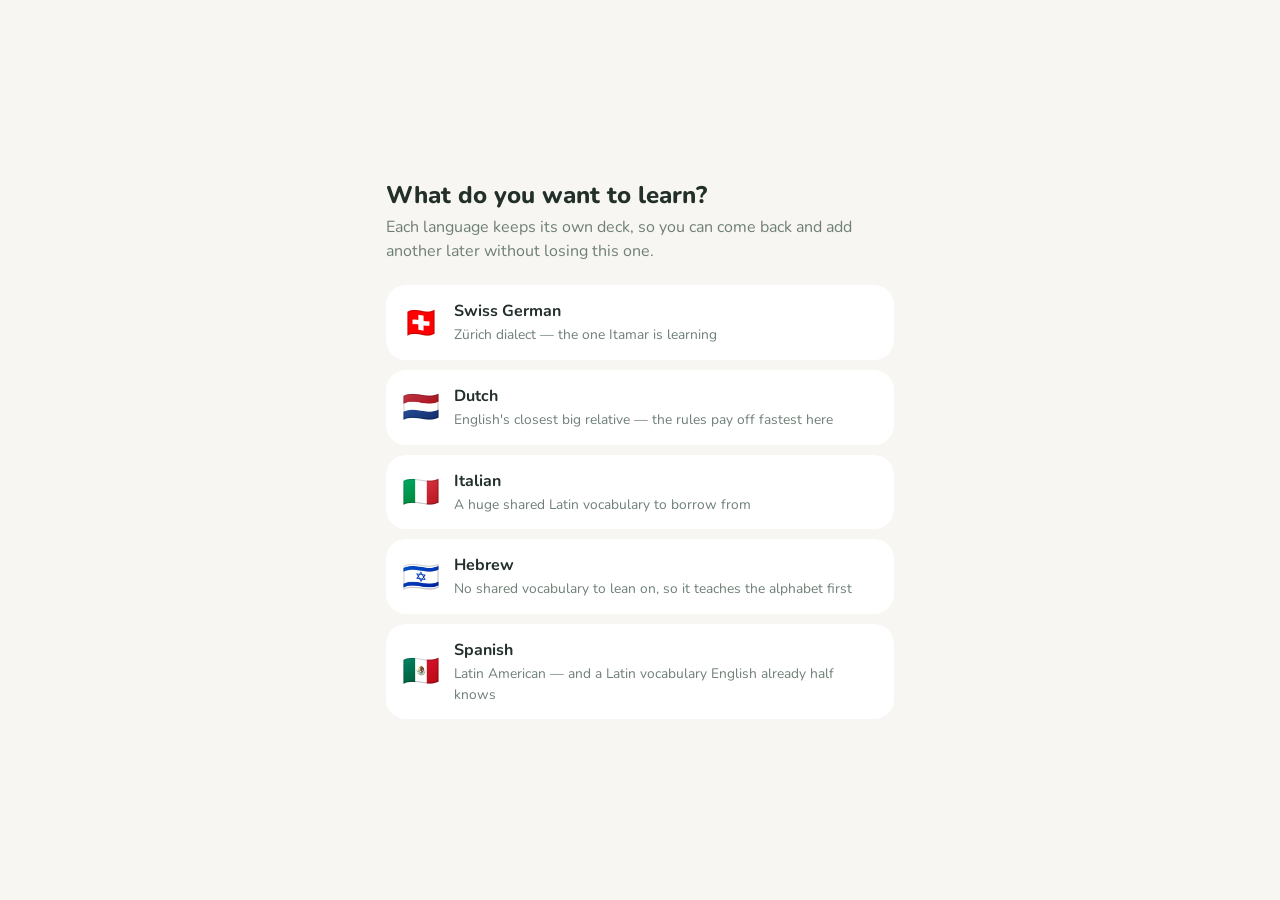
<file: index.html>
<!DOCTYPE html>
<html lang="en">
<head>
<meta charset="utf-8">
<!-- viewport-fit=cover so the safe-area insets work on a notched iPhone. -->
<meta name="viewport" content="width=device-width, initial-scale=1, viewport-fit=cover">
<!-- Replaced by app.js once the language is known; this is the pre-pick title. -->
<title>Grüezi — learn a language the thinking way</title>
<meta name="description" content="Swiss German, Dutch, Italian or Hebrew the Language Transfer way: work it out yourself, then check.">
<meta name="theme-color" content="#f7f6f2">

<!-- Installing to the home screen: Android reads the manifest, iOS reads these. -->
<link rel="manifest" href="manifest.webmanifest">
<link rel="apple-touch-icon" href="icons/apple-touch-icon.png">
<link rel="icon" href="icons/favicon-64.png" sizes="64x64">
<meta name="apple-mobile-web-app-capable" content="yes">
<meta name="apple-mobile-web-app-status-bar-style" content="default">
<meta name="apple-mobile-web-app-title" content="Grüezi">
<meta name="mobile-web-app-capable" content="yes">

<link rel="preload" href="assets/fonts/nunito-var.woff2" as="font" type="font/woff2" crossorigin>
<link rel="stylesheet" href="app.css">
</head>
<body>

<!-- The shell is rendered by app.js; this is what shows while it loads. -->
<div id="app">
  <div class="empty" style="margin:auto">
    <p class="muted">Loading…</p>
  </div>
</div>

<noscript>
  <div class="empty" style="margin:auto">
    <h3>JavaScript is off</h3>
    <p class="muted">This keeps your deck in the browser, so it needs JavaScript to run.</p>
  </div>
</noscript>

<script type="module" src="js/app.js"></script>
</body>
</html>
</file>
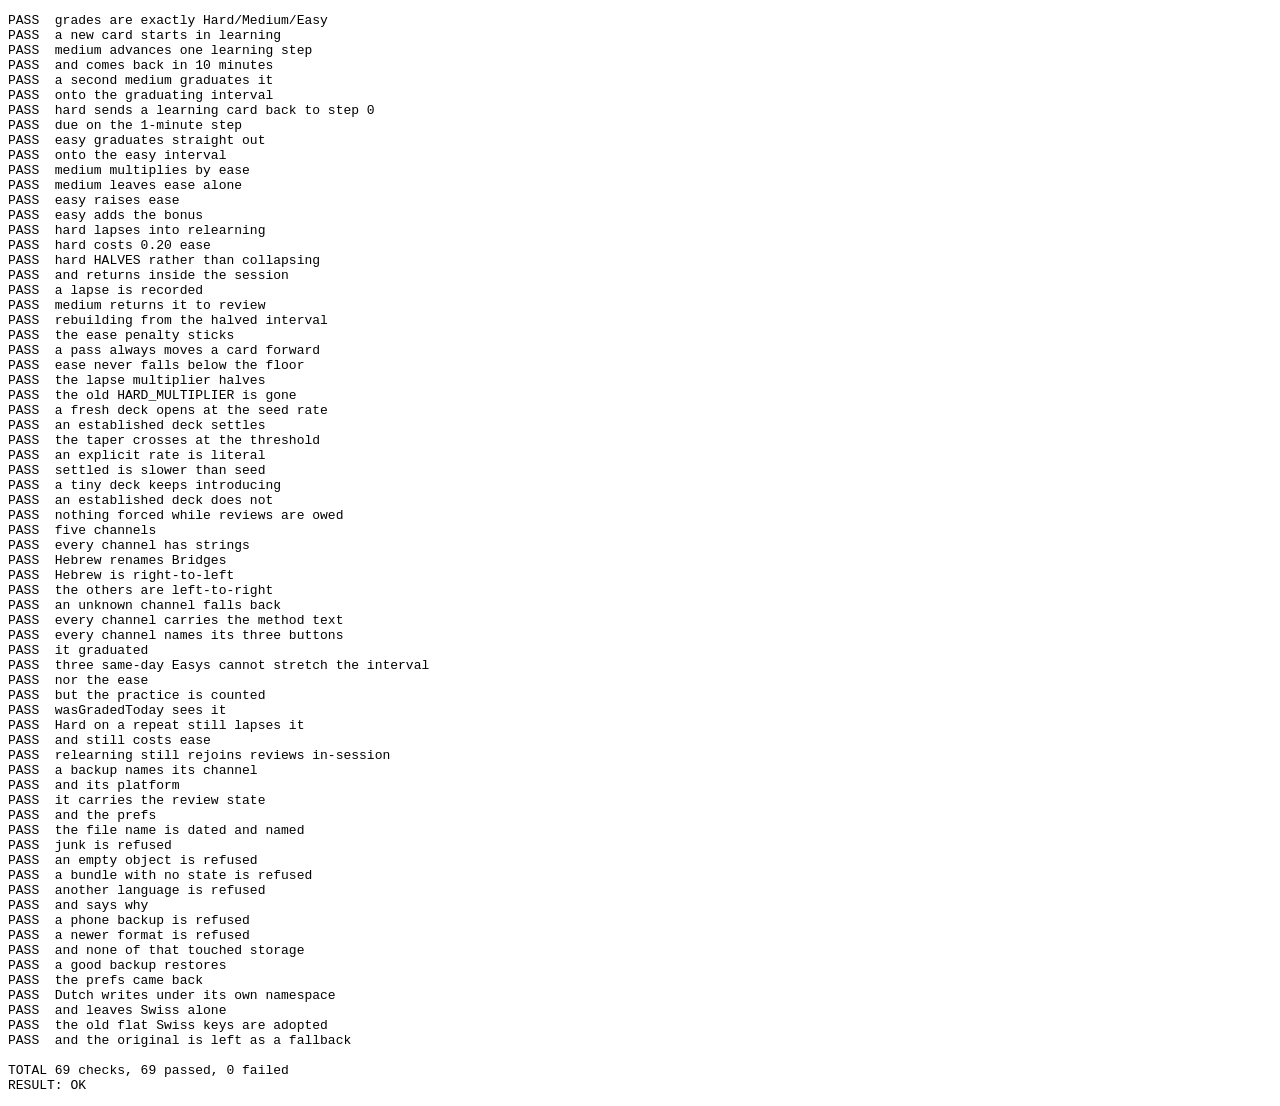
<file: selftest.html>
<!DOCTYPE html>
<html lang="en">
<head>
<meta charset="utf-8">
<title>Grüezi web self-test</title>
</head>
<body>
<pre id="out">running…</pre>
<script type="module">
/*
 * The web app's scheduler is a port of Srs.kt, and a port can drift silently —
 * the Kotlin side has SrsTest on the JVM, and this is the browser's half of that
 * bargain. Open it in a browser, or run it headless:
 *
 *   python3 -m http.server 8000 --directory web
 *   google-chrome --headless --dump-dom http://localhost:8000/selftest.html
 *
 * It prints PASS/FAIL lines and a final tally into the page, so a headless DOM
 * dump is enough to see the result. No test framework, because pulling one in
 * would mean a build step for an app that deliberately has none.
 */
import * as srs from './js/srs.js';
import { LANGUAGES, CHANNELS, langFor, isChannel, DEFAULT_CHANNEL } from './js/lang.js';
import * as pace from './js/pace.js';

const lines = [];
let pass = 0, fail = 0;

function ok(name, cond, detail = '') {
  if (cond) { pass++; lines.push('PASS  ' + name); }
  else { fail++; lines.push('FAIL  ' + name + (detail ? '  — ' + detail : '')); }
}
function eq(name, actual, expected) {
  ok(name, Object.is(actual, expected) || JSON.stringify(actual) === JSON.stringify(expected),
     `expected ${JSON.stringify(expected)}, got ${JSON.stringify(actual)}`);
}

// --- srs.js: three grades, matching SrsTest.kt -----------------------------
const dayStart = 28000 * 1440;
const now = dayStart + 600;
const fixed = () => 0.5;                       // pin the fuzz
const g = (card, grade, at = now) => srs.grade(card, grade, at, dayStart, fixed);
const graduated = (interval, ease = srs.STARTING_EASE) =>
  ({ ...srs.newCard(), phase: srs.Phase.REVIEW, intervalDays: interval, ease, reps: 3 });

eq('grades are exactly Hard/Medium/Easy', Object.keys(srs.Grade), ['HARD', 'MEDIUM', 'EASY']);

let c = srs.newCard();
eq('a new card starts in learning', c.phase, srs.Phase.LEARNING);

c = g(srs.newCard(), srs.Grade.MEDIUM);
eq('medium advances one learning step', c.step, 1);
eq('and comes back in 10 minutes', c.due, now + 10);

c = g(c, srs.Grade.MEDIUM, now + 10);
eq('a second medium graduates it', c.phase, srs.Phase.REVIEW);
eq('onto the graduating interval', c.intervalDays, srs.GRADUATING_INTERVAL);

c = g(g(srs.newCard(), srs.Grade.MEDIUM), srs.Grade.HARD, now + 10);
eq('hard sends a learning card back to step 0', c.step, 0);
eq('due on the 1-minute step', c.due, now + 10 + 1);

c = g(srs.newCard(), srs.Grade.EASY);
eq('easy graduates straight out', c.phase, srs.Phase.REVIEW);
eq('onto the easy interval', c.intervalDays, srs.EASY_INTERVAL);

c = g(graduated(10), srs.Grade.MEDIUM);
eq('medium multiplies by ease', c.intervalDays, 25);
eq('medium leaves ease alone', c.ease, 2500);

c = g(graduated(10), srs.Grade.EASY);
eq('easy raises ease', c.ease, 2650);
eq('easy adds the bonus', c.intervalDays, 34);

// The soft lapse — the whole point of the three-button design.
c = g(graduated(30), srs.Grade.HARD);
eq('hard lapses into relearning', c.phase, srs.Phase.RELEARNING);
eq('hard costs 0.20 ease', c.ease, 2300);
eq('hard HALVES rather than collapsing', c.intervalDays, 15);
eq('and returns inside the session', c.due, now + 10);
eq('a lapse is recorded', c.lapses, 1);

const back = g(c, srs.Grade.MEDIUM, now + 10);
eq('medium returns it to review', back.phase, srs.Phase.REVIEW);
eq('rebuilding from the halved interval', back.intervalDays, 15);
eq('the ease penalty sticks', back.ease, 2300);

c = g(graduated(1, srs.MIN_EASE), srs.Grade.MEDIUM);
ok('a pass always moves a card forward', c.intervalDays > 1, `got ${c.intervalDays}`);

let floor = graduated(10, 1400);
for (let i = 0; i < 5; i++) {
  floor = g(floor, srs.Grade.HARD);
  floor = g(floor, srs.Grade.MEDIUM, now + 10);
}
eq('ease never falls below the floor', floor.ease, srs.MIN_EASE);

eq('the lapse multiplier halves', srs.LAPSE_MULTIPLIER, 0.5);
ok('the old HARD_MULTIPLIER is gone', srs.HARD_MULTIPLIER === undefined);

// --- pace.js: the taper ----------------------------------------------------
eq('a fresh deck opens at the seed rate', pace.perDay(0), pace.SEED_RATE);
eq('an established deck settles', pace.perDay(pace.ESTABLISHED_DECK), pace.SETTLED_RATE);
eq('the taper crosses at the threshold', pace.perDay(pace.ESTABLISHED_DECK - 1), pace.SEED_RATE);
eq('an explicit rate is literal', pace.perDay(0, 10), 10);
ok('settled is slower than seed', pace.SETTLED_RATE < pace.SEED_RATE);
ok('a tiny deck keeps introducing', pace.shouldForceNew(1, true));
ok('an established deck does not', !pace.shouldForceNew(pace.MIN_ROTATION, true));
ok('nothing forced while reviews are owed', !pace.shouldForceNew(1, false));

// --- lang.js ---------------------------------------------------------------
eq('five channels', CHANNELS.length, 5);
ok('every channel has strings', CHANNELS.every((ch) => isChannel(ch) && langFor(ch)));
eq('Hebrew renames Bridges', LANGUAGES.shalom.bridgesTitle, 'Basics');
eq('Hebrew is right-to-left', LANGUAGES.shalom.dir, 'rtl');
ok('the others are left-to-right',
   ['gruezi', 'hoi', 'ciao'].every((ch) => LANGUAGES[ch].dir === 'ltr'));
eq('an unknown channel falls back', langFor('nope').channel, DEFAULT_CHANNEL);
ok('every channel carries the method text',
   CHANNELS.every((ch) => langFor(ch).methodParagraphs.length === 5));
ok('every channel names its three buttons',
   CHANNELS.every((ch) => {
     const l = langFor(ch);
     return l.gradeHard && l.gradeMedium && l.gradeEasy;
   }));

// --- same-day repeats don't inflate the schedule ---------------------------
// The rotation re-deals seen cards, and one met ten minutes ago feels easy —
// that's the last minute talking, not the last week.
{
  const store2 = await import('./js/store.js');
  localStorage.clear();
  store2.useChannel('gruezi');
  const rs = new store2.ReviewStore();
  rs.grade('a1-001', srs.Mode.READ, srs.Grade.MEDIUM);
  rs.grade('a1-001', srs.Mode.READ, srs.Grade.MEDIUM);   // graduates
  const after = rs.card('a1-001', srs.Mode.READ);
  eq('it graduated', after.phase, srs.Phase.REVIEW);

  rs.grade('a1-001', srs.Mode.READ, srs.Grade.EASY);
  rs.grade('a1-001', srs.Mode.READ, srs.Grade.EASY);
  rs.grade('a1-001', srs.Mode.READ, srs.Grade.EASY);
  const repeated = rs.card('a1-001', srs.Mode.READ);
  eq('three same-day Easys cannot stretch the interval', repeated.intervalDays, after.intervalDays);
  eq('nor the ease', repeated.ease, after.ease);
  ok('but the practice is counted', repeated.reps > after.reps);
  ok('wasGradedToday sees it', rs.wasGradedToday('a1-001', srs.Mode.READ));

  const lapsed = rs.grade('a1-001', srs.Mode.READ, srs.Grade.HARD);
  eq('Hard on a repeat still lapses it', lapsed.phase, srs.Phase.RELEARNING);
  ok('and still costs ease', lapsed.ease < after.ease);

  const back = rs.grade('a1-001', srs.Mode.READ, srs.Grade.MEDIUM);
  eq('relearning still rejoins reviews in-session', back.phase, srs.Phase.REVIEW);
  localStorage.clear();
}

// --- backup.js -------------------------------------------------------------
// The only durable copy of a browser deck, so the property that matters is that
// a bad file changes nothing.
const store = await import('./js/store.js');
const backup = await import('./js/backup.js');

localStorage.clear();
store.useChannel('gruezi');
localStorage.setItem('gruezi.gruezi.review', JSON.stringify({ v: 2, cards: { 'a1-001|READ': srs.newCard() } }));
localStorage.setItem('gruezi.gruezi.prefs', JSON.stringify({ level: 'B1' }));

const dump = backup.exportJson('gruezi');
const parsed = JSON.parse(dump);
eq('a backup names its channel', parsed.channel, 'gruezi');
eq('and its platform', parsed.platform, 'web');
ok('it carries the review state', !!parsed.state.review);
ok('and the prefs', parsed.state.prefs.level === 'B1');
ok('the file name is dated and named', /^gruezi-web-backup-\d{4}-\d{2}-\d{2}\.json$/.test(backup.fileName('gruezi')));

const before = JSON.stringify(localStorage);
ok('junk is refused', !backup.importJson('gruezi', 'not json').ok);
ok('an empty object is refused', !backup.importJson('gruezi', '{}').ok);
ok('a bundle with no state is refused', !backup.importJson('gruezi', '{"format":1,"state":{}}').ok);
const wrongLang = backup.importJson('gruezi', JSON.stringify({ ...parsed, channel: 'shalom' }));
ok('another language is refused', !wrongLang.ok);
ok('and says why', /shalom/.test(wrongLang.reason));
ok('a phone backup is refused', !backup.importJson('gruezi', JSON.stringify({ ...parsed, platform: 'android' })).ok);
ok('a newer format is refused', !backup.importJson('gruezi', JSON.stringify({ ...parsed, format: 99 })).ok);
eq('and none of that touched storage', JSON.stringify(localStorage), before);

localStorage.clear();
ok('a good backup restores', backup.importJson('gruezi', dump).ok);
eq('the prefs came back', JSON.parse(localStorage.getItem('gruezi.gruezi.prefs')).level, 'B1');

// --- storage namespacing ---------------------------------------------------
// Every language shares the sentence-id scheme, so a flat key set would have one
// language claiming another's progress.
localStorage.clear();
store.useChannel('hoi');
const hoiProgress = new store.ProgressStore();
hoiProgress.markNewSentence(5);
ok('Dutch writes under its own namespace', localStorage.getItem('gruezi.hoi.progress') !== null);
ok('and leaves Swiss alone', localStorage.getItem('gruezi.gruezi.progress') === null);

// The pre-multilingual keys were flat and always Swiss; they get adopted, once.
localStorage.clear();
localStorage.setItem('gruezi.review', JSON.stringify({ v: 2, cards: { 'legacy|READ': srs.newCard() } }));
store.useChannel('gruezi');
ok('the old flat Swiss keys are adopted', localStorage.getItem('gruezi.gruezi.review') !== null);
ok('and the original is left as a fallback', localStorage.getItem('gruezi.review') !== null);
localStorage.clear();

lines.push('');
lines.push(`TOTAL ${pass + fail} checks, ${pass} passed, ${fail} failed`);
lines.push(fail === 0 ? 'RESULT: OK' : 'RESULT: FAILURES');
document.getElementById('out').textContent = lines.join('\n');
</script>
</body>
</html>
</file>
<file: app.css>
/*
 * Grüezi on the web.
 *
 * Same design system as the Android app: the "Alpine" palette from
 * `ui/Theme.kt`, Nunito, generous radii, and buttons that sit on a solid slab
 * so they read as physical keys. Tokens first, then components — a colour is
 * never written as a literal below the `:root` blocks.
 */

/* --- font ------------------------------------------------------------- */

@font-face {
  font-family: 'Nunito';
  src: url('assets/fonts/nunito-var.woff2') format('woff2-variations');
  font-weight: 400 900;
  font-style: normal;
  font-display: swap;
}

/* --- tokens ----------------------------------------------------------- */

:root {
  --green: #4ea981;
  --green-deep: #357c5d;
  --green-soft: #e2f2ea;
  --sky: #5baedb;
  --sky-soft: #e2f0f8;
  --heather: #9a8bd0;
  --heather-soft: #ede9f8;
  --apricot: #efa45c;
  --apricot-soft: #fbeedf;
  --coral: #e4786e;

  --bg: #f7f6f2;
  --card: #ffffff;
  --card-alt: #eff1ec;
  --ink: #23302a;
  --ink-soft: #6e7f76;
  --line: #e6e9e4;

  --primary: var(--green);
  --on-primary: #ffffff;
  --primary-container: var(--green-soft);
  --on-primary-container: #15402c;

  /* The four Anki keys. */
  --g-again: var(--coral);
  --g-hard: var(--apricot);
  --g-good: var(--green);
  --g-easy: var(--sky);

  --r-sm: 14px;
  --r-md: 20px;
  --r-lg: 24px;
  --r-xl: 28px;
  --depth: 4px;

  --gutter: 16px;
  --maxw: 560px;
}

/* Night: the same hues, darkened, never pure black. */
@media (prefers-color-scheme: dark) {
  :root:not([data-theme='light']) {
    --green: #6fd0a3;
    --green-deep: #3e8a67;
    --green-soft: #204a38;
    --sky: #79c2ea;
    --sky-soft: #1c3143;
    --heather: #b4a6e8;
    --heather-soft: #2e2748;
    --apricot: #f5be81;
    --apricot-soft: #3e3125;
    --coral: #ee9086;

    --bg: #141a17;
    --card: #1e2622;
    --card-alt: #28312c;
    --ink: #e8efea;
    --ink-soft: #9aaaa1;
    --line: #2e3a34;

    --on-primary: #07281a;
    --primary-container: #204a38;
    --on-primary-container: #bfebd6;
  }
}

:root[data-theme='dark'] {
  --green: #6fd0a3;
  --green-deep: #3e8a67;
  --green-soft: #204a38;
  --sky: #79c2ea;
  --sky-soft: #1c3143;
  --heather: #b4a6e8;
  --heather-soft: #2e2748;
  --apricot: #f5be81;
  --apricot-soft: #3e3125;
  --coral: #ee9086;

  --bg: #141a17;
  --card: #1e2622;
  --card-alt: #28312c;
  --ink: #e8efea;
  --ink-soft: #9aaaa1;
  --line: #2e3a34;

  --on-primary: #07281a;
  --primary-container: #204a38;
  --on-primary-container: #bfebd6;
}

/* --- base ------------------------------------------------------------- */

* { box-sizing: border-box; }

html, body {
  margin: 0;
  padding: 0;
  height: 100%;
}

body {
  background: var(--bg);
  color: var(--ink);
  font-family: 'Nunito', ui-rounded, 'SF Pro Rounded', system-ui, -apple-system, sans-serif;
  font-weight: 400;
  font-size: 16px;
  line-height: 1.5;
  -webkit-font-smoothing: antialiased;
  -webkit-tap-highlight-color: transparent;
  overscroll-behavior-y: none;
}

h1, h2, h3 { font-weight: 800; margin: 0; line-height: 1.2; }
h1 { font-size: 1.7rem; }
h2 { font-size: 1.35rem; }
h3 { font-size: 1.1rem; }
p { margin: 0; }
button { font: inherit; color: inherit; }

.muted { color: var(--ink-soft); }
.small { font-size: 0.86rem; }
.center { text-align: center; }

/* Screen-reader-only, for labels an icon carries visually. */
.sr {
  position: absolute;
  width: 1px; height: 1px;
  padding: 0; margin: -1px;
  overflow: hidden;
  clip: rect(0 0 0 0);
  white-space: nowrap;
}

.section-label {
  font-size: 0.75rem;
  font-weight: 700;
  letter-spacing: 0.08em;
  text-transform: uppercase;
  color: var(--ink-soft);
}

/* --- app shell -------------------------------------------------------- */

#app {
  display: flex;
  flex-direction: column;
  min-height: 100dvh;
  max-width: var(--maxw);
  margin: 0 auto;
}

.topbar {
  display: flex;
  align-items: center;
  justify-content: space-between;
  gap: 10px;
  padding: calc(env(safe-area-inset-top) + 10px) var(--gutter) 10px;
  background: var(--bg);
  position: sticky;
  top: 0;
  z-index: 10;
}

.topbar h1 { font-size: 1.3rem; }

.topbar-actions { display: flex; align-items: center; gap: 8px; }

main {
  flex: 1;
  padding: 0 var(--gutter) 24px;
  min-width: 0;
}

/* Bottom navigation — three destinations, the selected one in its own accent. */
.bottomnav {
  position: sticky;
  bottom: 0;
  display: flex;
  justify-content: space-evenly;
  gap: 4px;
  background: var(--card);
  border-top: 2px solid var(--line);
  padding: 8px var(--gutter) calc(env(safe-area-inset-bottom) + 8px);
  z-index: 10;
}

.navitem {
  display: flex;
  flex-direction: column;
  align-items: center;
  gap: 3px;
  border: 0;
  background: none;
  padding: 4px 16px;
  border-radius: 18px;
  cursor: pointer;
  color: var(--ink-soft);
}

.navitem .bubble {
  display: grid;
  place-items: center;
  padding: 5px 14px;
  border-radius: 999px;
  background: transparent;
  transition: background 160ms ease;
}

.navitem svg { width: 24px; height: 24px; }
.navitem span { font-size: 0.7rem; font-weight: 700; }

.navitem[aria-current='page'] { color: var(--nav-accent, var(--primary)); }
.navitem[aria-current='page'] .bubble {
  background: color-mix(in srgb, var(--nav-accent, var(--primary)) 16%, transparent);
}
.navitem[data-tab='learn'] { --nav-accent: var(--sky); }
.navitem[data-tab='bridges'] { --nav-accent: var(--heather); }

/* --- primitives ------------------------------------------------------- */

.card {
  background: var(--card);
  border: 2px solid var(--line);
  border-radius: var(--r-lg);
  padding: 18px;
}

.card.tappable { cursor: pointer; }
.card.tappable:active { transform: translateY(1px); }

.pill {
  display: inline-flex;
  align-items: center;
  gap: 5px;
  padding: 6px 12px;
  border-radius: 999px;
  background: var(--card-alt);
  color: var(--ink-soft);
  font-size: 0.75rem;
  font-weight: 700;
  border: 0;
  white-space: nowrap;
}

.pill svg { width: 14px; height: 14px; }
button.pill { cursor: pointer; }
.pill.accent { background: var(--primary-container); color: var(--on-primary-container); }
.pill.filled { background: var(--primary); color: var(--on-primary); }
.pill.bridges { background: var(--heather-soft); color: var(--heather); }
.pill.sky { background: var(--sky-soft); color: var(--sky); }
.pill.streak { background: var(--apricot-soft); color: var(--apricot); }

/* The roundel used for toolbar and inline icon actions. */
.iconbtn {
  display: grid;
  place-items: center;
  width: 36px;
  height: 36px;
  border: 0;
  border-radius: 999px;
  background: var(--card-alt);
  color: var(--ink-soft);
  cursor: pointer;
  flex: none;
}

.iconbtn svg { width: 18px; height: 18px; }
.iconbtn:active { transform: translateY(1px); }
.iconbtn.ghost { background: transparent; }

.bubble-icon {
  display: grid;
  place-items: center;
  width: 44px;
  height: 44px;
  border-radius: 999px;
  flex: none;
}
.bubble-icon svg { width: 22px; height: 22px; }

/*
 * The chunky button: a flat face on a darker slab. Pressing shifts the face
 * down onto the slab, so the footprint never changes and nothing reflows.
 */
.chunky {
  --c: var(--primary);
  position: relative;
  display: block;
  width: 100%;
  border: 0;
  padding: 0;
  background: none;
  cursor: pointer;
  height: 56px;
}

.chunky .slab {
  position: absolute;
  inset: var(--depth) 0 0 0;
  border-radius: 18px;
  background: color-mix(in srgb, var(--c) 78%, #000);
}

.chunky .face {
  position: absolute;
  inset: 0 0 var(--depth) 0;
  border-radius: 18px;
  background: var(--c);
  color: #fff;
  display: flex;
  align-items: center;
  justify-content: center;
  gap: 8px;
  font-weight: 800;
  letter-spacing: 0.04em;
  text-transform: uppercase;
  font-size: 0.92rem;
  transition: inset 70ms ease;
}

.chunky:active .face { inset: var(--depth) 0 0 0; }
.chunky:disabled { opacity: 0.45; cursor: default; }
.chunky:disabled:active .face { inset: 0 0 var(--depth) 0; }
.chunky svg { width: 20px; height: 20px; }

.ghostbtn {
  display: inline-flex;
  align-items: center;
  justify-content: center;
  gap: 6px;
  padding: 11px 18px;
  border-radius: 16px;
  border: 2px solid var(--line);
  background: none;
  color: var(--ink-soft);
  font-weight: 700;
  font-size: 0.85rem;
  cursor: pointer;
}

.ghostbtn svg { width: 18px; height: 18px; }
.ghostbtn:active { transform: translateY(1px); }

.track {
  flex: 1;
  height: 14px;
  border-radius: 999px;
  background: var(--card-alt);
  overflow: hidden;
}

.track > div {
  height: 100%;
  border-radius: 999px;
  background: var(--primary);
  transition: width 400ms ease;
}

.row { display: flex; align-items: center; gap: 10px; }
.row.between { justify-content: space-between; }
.row.wrap { flex-wrap: wrap; }
.stack { display: flex; flex-direction: column; gap: 12px; }

/* --- the grade keys --------------------------------------------------- */

.grades {
  display: grid;
  grid-template-columns: repeat(4, 1fr);
  gap: 7px;
}

.gradekey {
  position: relative;
  height: 60px;
  border: 0;
  padding: 0;
  background: none;
  cursor: pointer;
}

.gradekey .slab {
  position: absolute;
  inset: var(--depth) 0 0 0;
  border-radius: 16px;
  background: color-mix(in srgb, var(--c) 76%, #000);
}

.gradekey .face {
  position: absolute;
  inset: 0 0 var(--depth) 0;
  border-radius: 16px;
  background: var(--c);
  color: #fff;
  display: flex;
  flex-direction: column;
  align-items: center;
  justify-content: center;
  gap: 1px;
  transition: inset 70ms ease;
}

.gradekey:active .face { inset: var(--depth) 0 0 0; }
/* No interval line under the label any more, so the word can breathe. */
.gradekey .label { font-size: 0.8rem; font-weight: 800; text-transform: uppercase; }

/* Hard carries the lapse now, so it takes the warning colour; the old Again
   swatch is unused. */
.gradekey[data-grade='HARD'] { --c: var(--g-hard); }
.gradekey[data-grade='MEDIUM'] { --c: var(--g-good); }
.gradekey[data-grade='EASY'] { --c: var(--g-easy); }

/* --- the practice card ------------------------------------------------ */

.banner {
  display: flex;
  align-items: center;
  gap: 8px;
  margin: 16px 0 10px;
  font-size: 0.7rem;
  font-weight: 700;
  letter-spacing: 0.08em;
  text-transform: uppercase;
}

.banner.new { color: var(--primary); }
.banner.step { color: var(--apricot); }
.banner.due { color: var(--sky); }
.banner.extra { color: var(--ink-soft); }

.sentence-card {
  text-align: center;
  padding: 24px 20px;
}

.sentence-card .dialect {
  font-size: 1.9rem;
  font-weight: 800;
  line-height: 1.3;
  margin: 18px 0 0;
  overflow-wrap: break-word;
}

.sentence-card .dialect.answer { color: var(--primary); }
.sentence-card .prompt-natural { font-size: 1.6rem; font-weight: 800; line-height: 1.3; margin-top: 18px; }
.sentence-card .phonetics { color: var(--ink-soft); font-size: 0.95rem; letter-spacing: 0.02em; margin-top: 8px; }
.sentence-card .literal { font-style: italic; color: var(--ink-soft); font-size: 1.05rem; }
.sentence-card .natural { font-size: 1.3rem; font-weight: 700; }

.reveal-hint {
  display: inline-flex;
  align-items: center;
  gap: 8px;
  margin-top: 20px;
  color: var(--primary);
  font-weight: 700;
  font-size: 0.88rem;
}

.reveal-hint svg { width: 18px; height: 18px; }

.answer-block { margin-top: 20px; display: flex; flex-direction: column; gap: 6px; }

.note {
  display: flex;
  gap: 10px;
  text-align: left;
  margin-top: 20px;
  padding: 14px;
  border-radius: var(--r-md);
  background: var(--apricot-soft);
  font-size: 0.95rem;
}

.note svg { width: 18px; height: 18px; color: var(--apricot); flex: none; margin-top: 2px; }

/* --- lists: lessons and bridges --------------------------------------- */

.lesson-row { display: flex; gap: 12px; }

.rail {
  display: flex;
  flex-direction: column;
  align-items: center;
  width: 44px;
  flex: none;
}

.rail .connector { width: 3px; height: 14px; background: var(--line); }
.rail .connector.hidden { visibility: hidden; }

.rail .node {
  display: grid;
  place-items: center;
  width: 40px;
  height: 40px;
  border-radius: 999px;
  background: var(--card-alt);
  color: var(--ink-soft);
  font-weight: 800;
}

.rail .node.done { background: var(--sky); color: #fff; }
.rail .node.next { background: var(--primary); color: #fff; }
.rail .node svg { width: 20px; height: 20px; }

.lesson-row .card { flex: 1; margin-bottom: 8px; padding: 14px 16px; }
.lesson-row.has-connector .card { margin-top: 14px; }
.lesson-row .card.next { border-color: var(--primary); }

.list-row { display: flex; align-items: center; gap: 14px; }
.list-row .grow { flex: 1; min-width: 0; }
.list-row .chev { width: 18px; height: 18px; color: var(--ink-soft); flex: none; }

/* --- bridges ---------------------------------------------------------- */

.rule-box {
  display: flex;
  align-items: center;
  gap: 12px;
  padding: 16px;
  border-radius: var(--r-md);
  background: var(--heather-soft);
  color: var(--heather);
  font-weight: 700;
}

.rule-box svg { width: 22px; height: 22px; flex: none; }

.example {
  display: flex;
  align-items: center;
  justify-content: space-between;
  gap: 12px;
  padding: 14px 16px;
  border-radius: 18px;
  border: 2px solid var(--card-alt);
  background: var(--card-alt);
  margin-bottom: 8px;
  cursor: pointer;
  text-align: left;
  width: 100%;
}

.example.revealed {
  background: var(--card);
  border-color: color-mix(in srgb, var(--heather) 40%, transparent);
  cursor: default;
}

.example .prompt { font-weight: 600; }
.example .answer { font-weight: 800; font-size: 1.1rem; color: var(--heather); text-align: right; }

/* --- the teach block in a lesson -------------------------------------- */

.teach {
  display: flex;
  gap: 12px;
  padding: 16px;
  border-radius: var(--r-md);
  background: var(--sky-soft);
}

.teach svg { width: 20px; height: 20px; color: var(--sky); flex: none; margin-top: 2px; }

/* --- dialogs ---------------------------------------------------------- */

dialog {
  border: 0;
  border-radius: var(--r-xl);
  padding: 0;
  background: var(--card);
  color: var(--ink);
  max-width: min(440px, calc(100vw - 32px));
  width: 100%;
}

dialog::backdrop { background: rgba(0, 0, 0, 0.45); }
.dialog-body { padding: 22px; display: flex; flex-direction: column; gap: 16px; }
.dialog-body h2 { text-align: center; }

.setting { display: flex; align-items: center; gap: 12px; }
.setting .grow { flex: 1; }

/* A switch, built from a checkbox so it stays keyboard-operable. */
.switch { position: relative; width: 50px; height: 30px; flex: none; }
.switch input { position: absolute; opacity: 0; width: 100%; height: 100%; margin: 0; cursor: pointer; }
.switch .slider {
  position: absolute;
  inset: 0;
  border-radius: 999px;
  background: var(--card-alt);
  transition: background 160ms ease;
  pointer-events: none;
}
.switch .slider::after {
  content: '';
  position: absolute;
  top: 3px;
  left: 3px;
  width: 24px;
  height: 24px;
  border-radius: 999px;
  background: #fff;
  box-shadow: 0 1px 3px rgba(0, 0, 0, 0.2);
  transition: transform 160ms ease;
}
.switch input:checked + .slider { background: var(--primary); }
.switch input:checked + .slider::after { transform: translateX(20px); }

/* --- the streak calendar ---------------------------------------------- */

.streak-hero {
  display: flex;
  align-items: center;
  gap: 14px;
  padding: 16px;
  border-radius: var(--r-lg);
  background: var(--apricot-soft);
}

.streak-hero .bubble-icon { background: color-mix(in srgb, var(--apricot) 20%, transparent); color: var(--apricot); }
.streak-hero h3 { color: var(--apricot); }

.calendar { display: grid; grid-template-columns: repeat(7, 1fr); gap: 4px; }
.calendar .dow { text-align: center; font-size: 0.72rem; font-weight: 700; color: var(--ink-soft); }

.calendar .day {
  aspect-ratio: 1;
  display: grid;
  place-items: center;
  border-radius: 999px;
  font-size: 0.82rem;
}

.calendar .day.today { outline: 2px solid var(--primary); outline-offset: -2px; font-weight: 800; color: var(--primary); }
.calendar .day.complete { background: var(--apricot); color: #fff; outline: 0; }
.calendar .day.complete svg { width: 15px; height: 15px; }
.calendar .day.future { color: color-mix(in srgb, var(--ink-soft) 45%, transparent); }

/* --- forms ------------------------------------------------------------ */

.field { display: flex; flex-direction: column; gap: 6px; }

.field label { font-size: 0.8rem; font-weight: 700; color: var(--ink-soft); }

.field input, .field textarea {
  font: inherit;
  padding: 12px 14px;
  border-radius: var(--r-sm);
  border: 2px solid var(--line);
  background: var(--card);
  color: var(--ink);
}

.field input:focus, .field textarea:focus { outline: 0; border-color: var(--primary); }

.chipset { display: flex; flex-wrap: wrap; gap: 6px; }

.chip {
  padding: 8px 14px;
  border-radius: 999px;
  border: 2px solid var(--line);
  background: none;
  color: var(--ink-soft);
  font-size: 0.82rem;
  font-weight: 700;
  cursor: pointer;
}

.chip[aria-pressed='true'] { background: var(--primary); border-color: var(--primary); color: var(--on-primary); }

/* --- empty / loading states ------------------------------------------- */

.empty {
  display: flex;
  flex-direction: column;
  align-items: center;
  gap: 12px;
  text-align: center;
  padding: 32px 20px;
}

.empty .bubble-icon { width: 72px; height: 72px; }
.empty .bubble-icon svg { width: 34px; height: 34px; }

/* Honour a reduced-motion preference — the press animations are decorative. */
@media (prefers-reduced-motion: reduce) {
  * { transition-duration: 0.01ms !important; animation-duration: 0.01ms !important; }
}

/* --- the language picker ------------------------------------------------- */
/* The first screen, before any language is chosen. There is nothing to render
   behind it, so it replaces the app rather than sitting over it. */

.picker {
  margin: auto;
  padding: 32px 18px calc(32px + env(safe-area-inset-bottom));
  max-width: 34rem;
  width: 100%;
}

.picker h1 {
  font-size: 1.5rem;
  margin: 0 0 6px;
}

.picker > .muted { margin: 0 0 22px; }

.langlist {
  display: grid;
  gap: 10px;
}

.langcard {
  display: flex;
  align-items: center;
  gap: 14px;
  width: 100%;
  padding: 14px 16px;
  border: 2px solid var(--outline);
  border-radius: 20px;
  background: var(--card);
  color: inherit;
  font: inherit;
  text-align: left;
  cursor: pointer;
}

.langcard:hover { border-color: var(--primary); }
.langcard:active { transform: translateY(1px); }

.langflag {
  font-size: 1.9rem;
  line-height: 1;
}

.langtext {
  display: flex;
  flex-direction: column;
  gap: 2px;
}

/* --- right-to-left target text ------------------------------------------- */
/* Only Hebrew, and only the sentence itself: the chrome stays English, because
   the whole point is that the target language is the one thing being decoded. */

:root[data-target-dir='rtl'] .sentence-card .dialect,
:root[data-target-dir='rtl'] .bridge-answer,
:root[data-target-dir='rtl'] .build-answer {
  direction: rtl;
  text-align: right;
  unicode-bidi: isolate;
}
</file>
